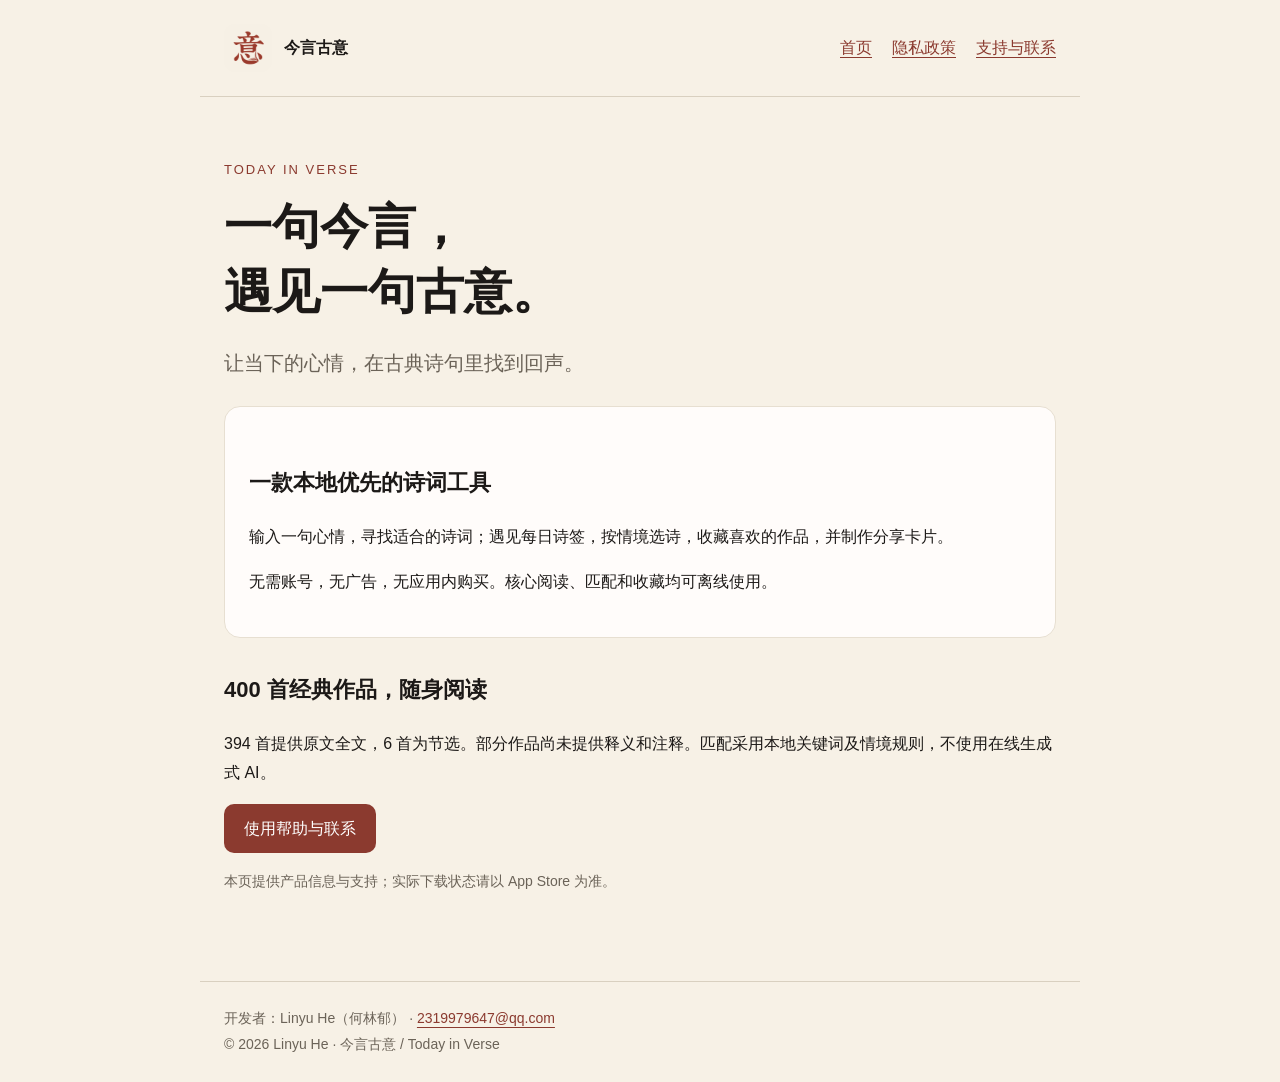
<file: index.html>
<!doctype html><html lang="zh-Hans"><head><meta charset="utf-8"><meta name="viewport" content="width=device-width,initial-scale=1"><meta name="description" content="今言古意，一款本地优先的诗词工具。隐私政策、使用帮助和开发者联系方式。"><title>一句今言，遇见一句古意 · 今言古意</title><link rel="icon" href="icon.png"><link rel="stylesheet" href="style.css"></head><body><header><a class="brand" href="./"><img src="icon.png" alt=""><span>今言古意</span></a><nav aria-label="主导航"><a href="./">首页</a><a href="privacy.html">隐私政策</a><a href="support.html">支持与联系</a></nav></header><main><p class="tag">TODAY IN VERSE</p><h1>一句今言，<br>遇见一句古意。</h1><p class="lead">让当下的心情，在古典诗句里找到回声。</p><div class="card"><h2>一款本地优先的诗词工具</h2><p>输入一句心情，寻找适合的诗词；遇见每日诗签，按情境选诗，收藏喜欢的作品，并制作分享卡片。</p><p>无需账号，无广告，无应用内购买。核心阅读、匹配和收藏均可离线使用。</p></div><h2>400 首经典作品，随身阅读</h2><p>394 首提供原文全文，6 首为节选。部分作品尚未提供释义和注释。匹配采用本地关键词及情境规则，不使用在线生成式 AI。</p><p><a class="button" href="support.html">使用帮助与联系</a></p><p class="muted">本页提供产品信息与支持；实际下载状态请以 App Store 为准。</p></main><footer>开发者：Linyu He（何林郁） · <a href="mailto:2319979647@qq.com">2319979647@qq.com</a><br>© 2026 Linyu He · 今言古意 / Today in Verse</footer></body></html>
</file>
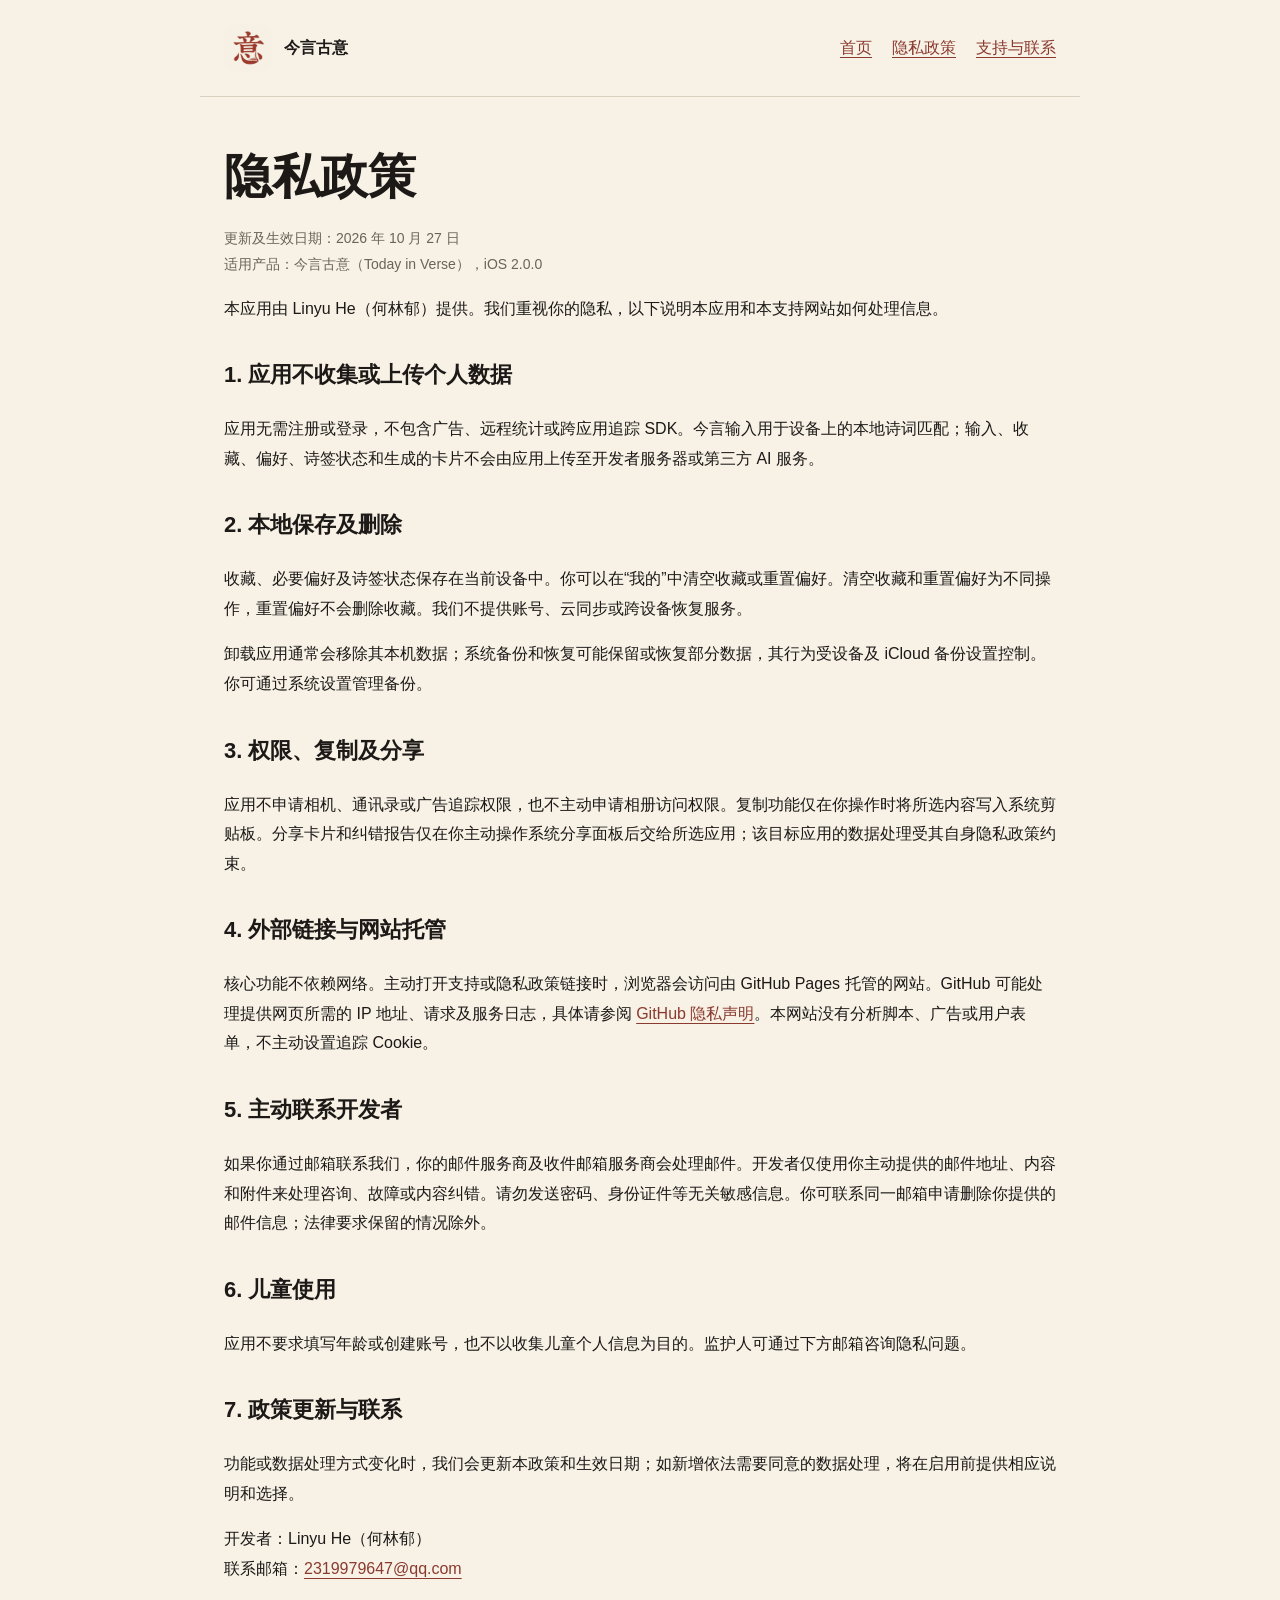
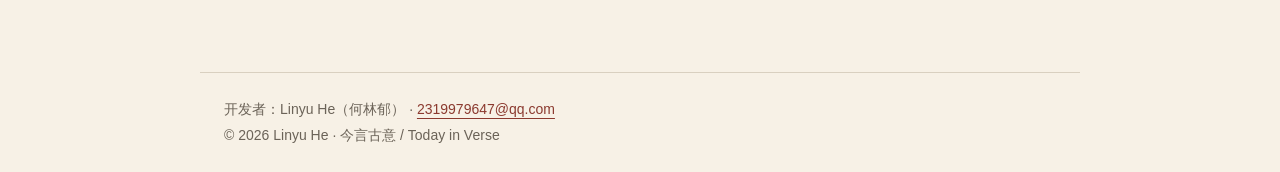
<file: privacy.html>
<!doctype html><html lang="zh-Hans"><head><meta charset="utf-8"><meta name="viewport" content="width=device-width,initial-scale=1"><meta name="description" content="今言古意，一款本地优先的诗词工具。隐私政策、使用帮助和开发者联系方式。"><title>隐私政策 · 今言古意</title><link rel="icon" href="icon.png"><link rel="stylesheet" href="style.css"></head><body><header><a class="brand" href="./"><img src="icon.png" alt=""><span>今言古意</span></a><nav aria-label="主导航"><a href="./">首页</a><a href="privacy.html">隐私政策</a><a href="support.html">支持与联系</a></nav></header><main><h1>隐私政策</h1><p class="muted">更新及生效日期：2026 年 10 月 27 日<br>适用产品：今言古意（Today in Verse），iOS 2.0.0</p><p>本应用由 Linyu He（何林郁）提供。我们重视你的隐私，以下说明本应用和本支持网站如何处理信息。</p><h2>1. 应用不收集或上传个人数据</h2><p>应用无需注册或登录，不包含广告、远程统计或跨应用追踪 SDK。今言输入用于设备上的本地诗词匹配；输入、收藏、偏好、诗签状态和生成的卡片不会由应用上传至开发者服务器或第三方 AI 服务。</p><h2>2. 本地保存及删除</h2><p>收藏、必要偏好及诗签状态保存在当前设备中。你可以在“我的”中清空收藏或重置偏好。清空收藏和重置偏好为不同操作，重置偏好不会删除收藏。我们不提供账号、云同步或跨设备恢复服务。</p><p>卸载应用通常会移除其本机数据；系统备份和恢复可能保留或恢复部分数据，其行为受设备及 iCloud 备份设置控制。你可通过系统设置管理备份。</p><h2>3. 权限、复制及分享</h2><p>应用不申请相机、通讯录或广告追踪权限，也不主动申请相册访问权限。复制功能仅在你操作时将所选内容写入系统剪贴板。分享卡片和纠错报告仅在你主动操作系统分享面板后交给所选应用；该目标应用的数据处理受其自身隐私政策约束。</p><h2>4. 外部链接与网站托管</h2><p>核心功能不依赖网络。主动打开支持或隐私政策链接时，浏览器会访问由 GitHub Pages 托管的网站。GitHub 可能处理提供网页所需的 IP 地址、请求及服务日志，具体请参阅 <a href="https://docs.github.com/en/site-policy/privacy-policies/github-general-privacy-statement">GitHub 隐私声明</a>。本网站没有分析脚本、广告或用户表单，不主动设置追踪 Cookie。</p><h2>5. 主动联系开发者</h2><p>如果你通过邮箱联系我们，你的邮件服务商及收件邮箱服务商会处理邮件。开发者仅使用你主动提供的邮件地址、内容和附件来处理咨询、故障或内容纠错。请勿发送密码、身份证件等无关敏感信息。你可联系同一邮箱申请删除你提供的邮件信息；法律要求保留的情况除外。</p><h2>6. 儿童使用</h2><p>应用不要求填写年龄或创建账号，也不以收集儿童个人信息为目的。监护人可通过下方邮箱咨询隐私问题。</p><h2>7. 政策更新与联系</h2><p>功能或数据处理方式变化时，我们会更新本政策和生效日期；如新增依法需要同意的数据处理，将在启用前提供相应说明和选择。</p><p>开发者：Linyu He（何林郁）<br>联系邮箱：<a href="mailto:2319979647@qq.com">2319979647@qq.com</a></p></main><footer>开发者：Linyu He（何林郁） · <a href="mailto:2319979647@qq.com">2319979647@qq.com</a><br>© 2026 Linyu He · 今言古意 / Today in Verse</footer></body></html>
</file>
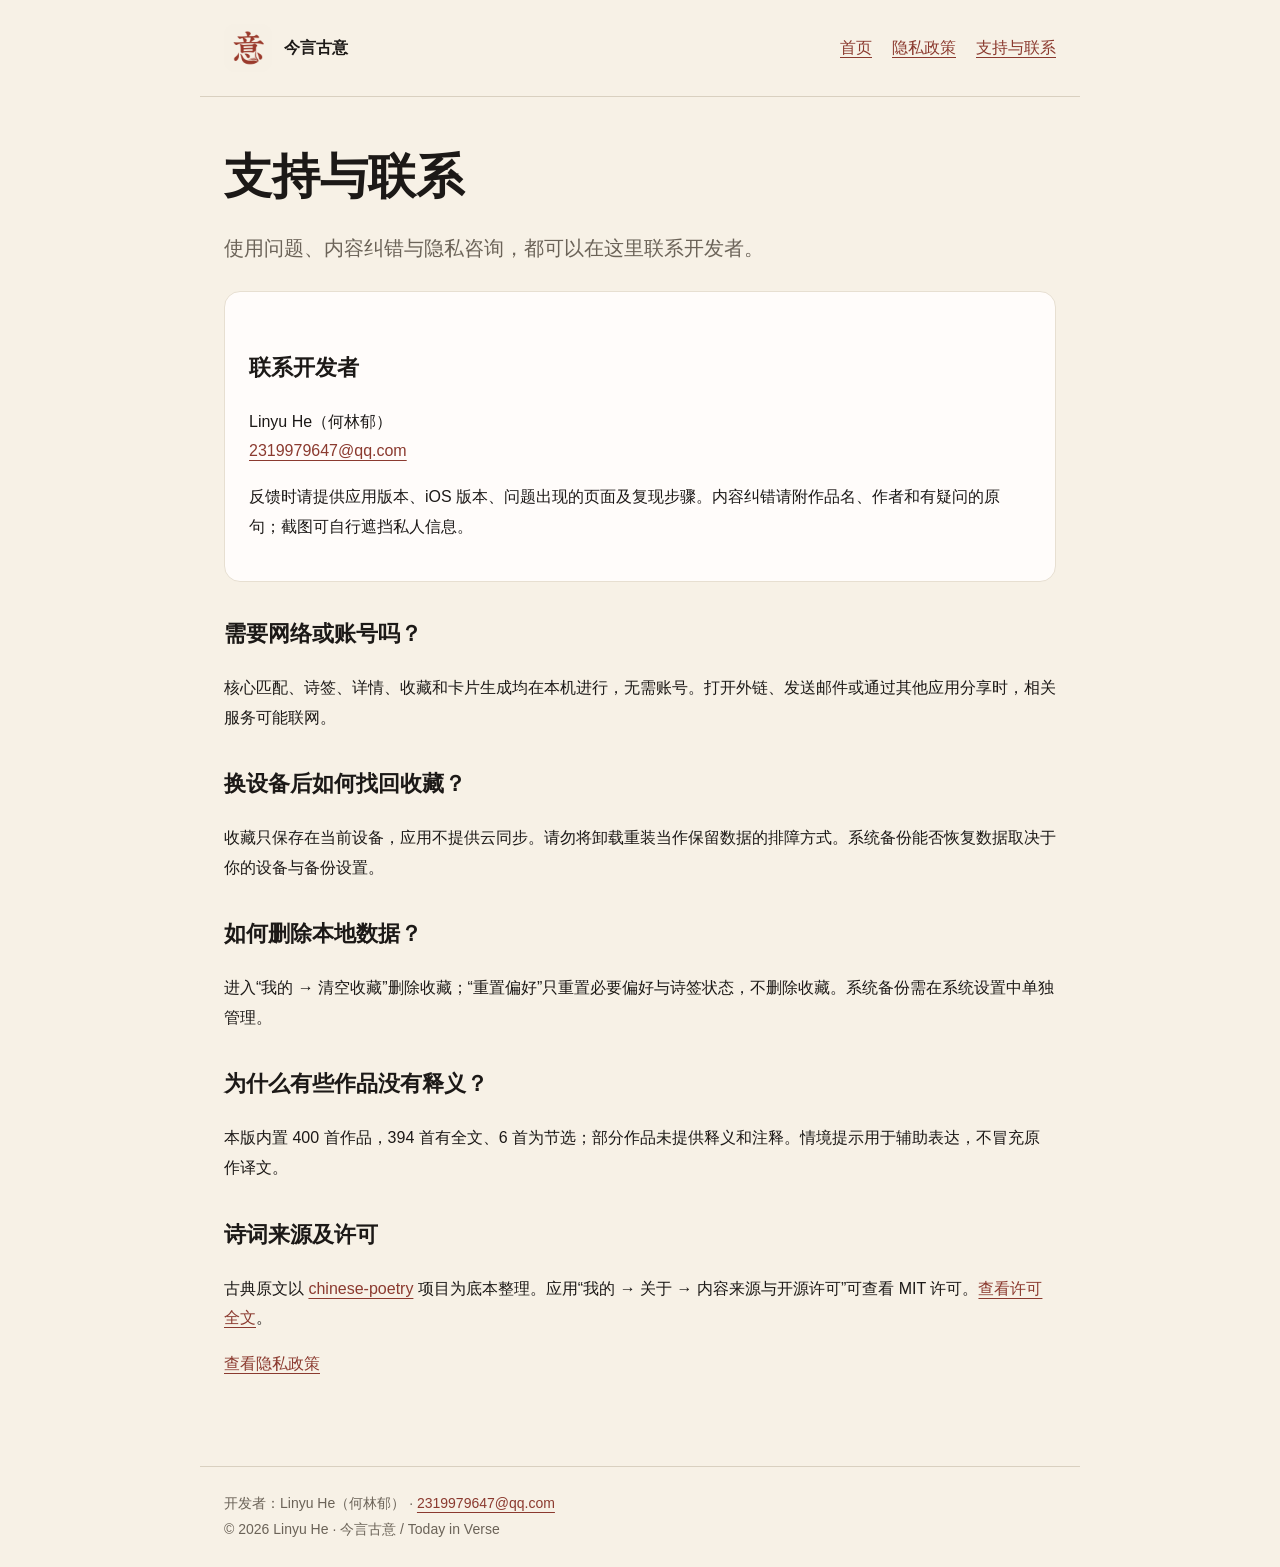
<file: support.html>
<!doctype html><html lang="zh-Hans"><head><meta charset="utf-8"><meta name="viewport" content="width=device-width,initial-scale=1"><meta name="description" content="今言古意，一款本地优先的诗词工具。隐私政策、使用帮助和开发者联系方式。"><title>支持与联系 · 今言古意</title><link rel="icon" href="icon.png"><link rel="stylesheet" href="style.css"></head><body><header><a class="brand" href="./"><img src="icon.png" alt=""><span>今言古意</span></a><nav aria-label="主导航"><a href="./">首页</a><a href="privacy.html">隐私政策</a><a href="support.html">支持与联系</a></nav></header><main><h1>支持与联系</h1><p class="lead">使用问题、内容纠错与隐私咨询，都可以在这里联系开发者。</p><div class="card"><h2>联系开发者</h2><p>Linyu He（何林郁）<br><a href="mailto:2319979647@qq.com?subject=%E4%BB%8A%E8%A8%80%E5%8F%A4%E6%84%8F%E5%8F%8D%E9%A6%88">2319979647@qq.com</a></p><p>反馈时请提供应用版本、iOS 版本、问题出现的页面及复现步骤。内容纠错请附作品名、作者和有疑问的原句；截图可自行遮挡私人信息。</p></div><h2>需要网络或账号吗？</h2><p>核心匹配、诗签、详情、收藏和卡片生成均在本机进行，无需账号。打开外链、发送邮件或通过其他应用分享时，相关服务可能联网。</p><h2>换设备后如何找回收藏？</h2><p>收藏只保存在当前设备，应用不提供云同步。请勿将卸载重装当作保留数据的排障方式。系统备份能否恢复数据取决于你的设备与备份设置。</p><h2>如何删除本地数据？</h2><p>进入“我的 → 清空收藏”删除收藏；“重置偏好”只重置必要偏好与诗签状态，不删除收藏。系统备份需在系统设置中单独管理。</p><h2>为什么有些作品没有释义？</h2><p>本版内置 400 首作品，394 首有全文、6 首为节选；部分作品未提供释义和注释。情境提示用于辅助表达，不冒充原作译文。</p><h2>诗词来源及许可</h2><p>古典原文以 <a href="https://github.com/chinese-poetry/chinese-poetry">chinese-poetry</a> 项目为底本整理。应用“我的 → 关于 → 内容来源与开源许可”可查看 MIT 许可。<a href="license.txt">查看许可全文</a>。</p><p><a href="privacy.html">查看隐私政策</a></p></main><footer>开发者：Linyu He（何林郁） · <a href="mailto:2319979647@qq.com">2319979647@qq.com</a><br>© 2026 Linyu He · 今言古意 / Today in Verse</footer></body></html>
</file>
<file: style.css>
*{box-sizing:border-box}body{margin:0;background:#f7f1e6;color:#1c1917;font-family:-apple-system,BlinkMacSystemFont,"PingFang SC",sans-serif;line-height:1.85}a{color:#8b3a2f;text-underline-offset:4px}header,main,footer{max-width:880px;margin:auto;padding:24px}header{display:flex;align-items:center;justify-content:space-between;border-bottom:1px solid #d9d0c0}nav{display:flex;gap:20px;flex-wrap:wrap}.brand{display:flex;align-items:center;gap:12px;font-weight:650;text-decoration:none;color:inherit}.brand img{width:48px;border-radius:12px}main{padding-top:48px;padding-bottom:72px}h1{font-family:"Songti SC",serif;font-size:clamp(30px,6vw,48px);line-height:1.35;margin:0 0 16px}h2{font-size:22px;margin-top:32px}p,li{font-size:16px}.lead{font-size:20px;color:#6b6358}.tag{color:#8b3a2f;letter-spacing:2px;font-size:13px}.card{border:1px solid #e7dfd1;background:#fffcfa;padding:24px;border-radius:16px;margin:24px 0}.button{display:inline-block;padding:10px 20px;background:#8b3a2f;color:#fff;border-radius:10px;text-decoration:none}.muted,footer{color:#6b6358;font-size:14px}footer{border-top:1px solid #d9d0c0}pre{white-space:pre-wrap;font-size:13px;line-height:1.7}a:focus-visible{outline:3px solid #8b3a2f;outline-offset:4px}@media(max-width:560px){header{align-items:flex-start;gap:20px;flex-direction:column}main{padding-top:30px}}
</file>
